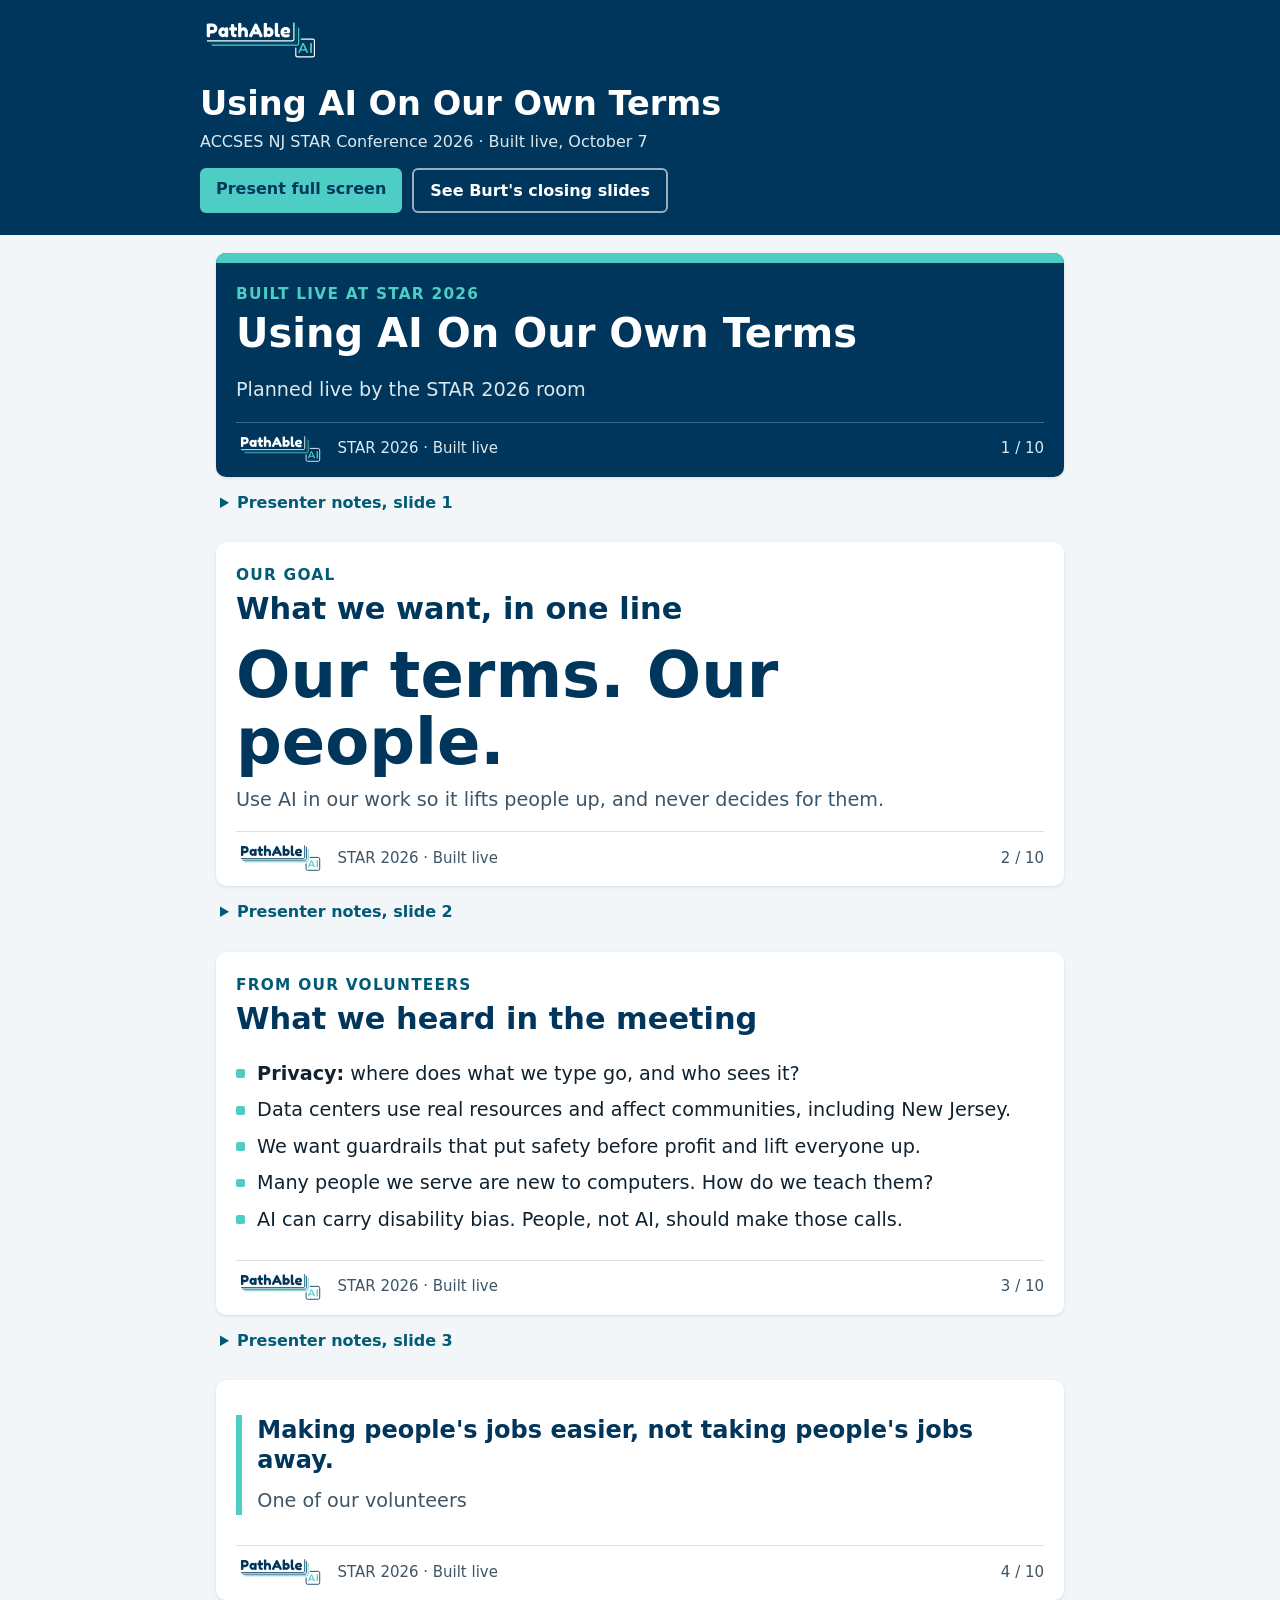
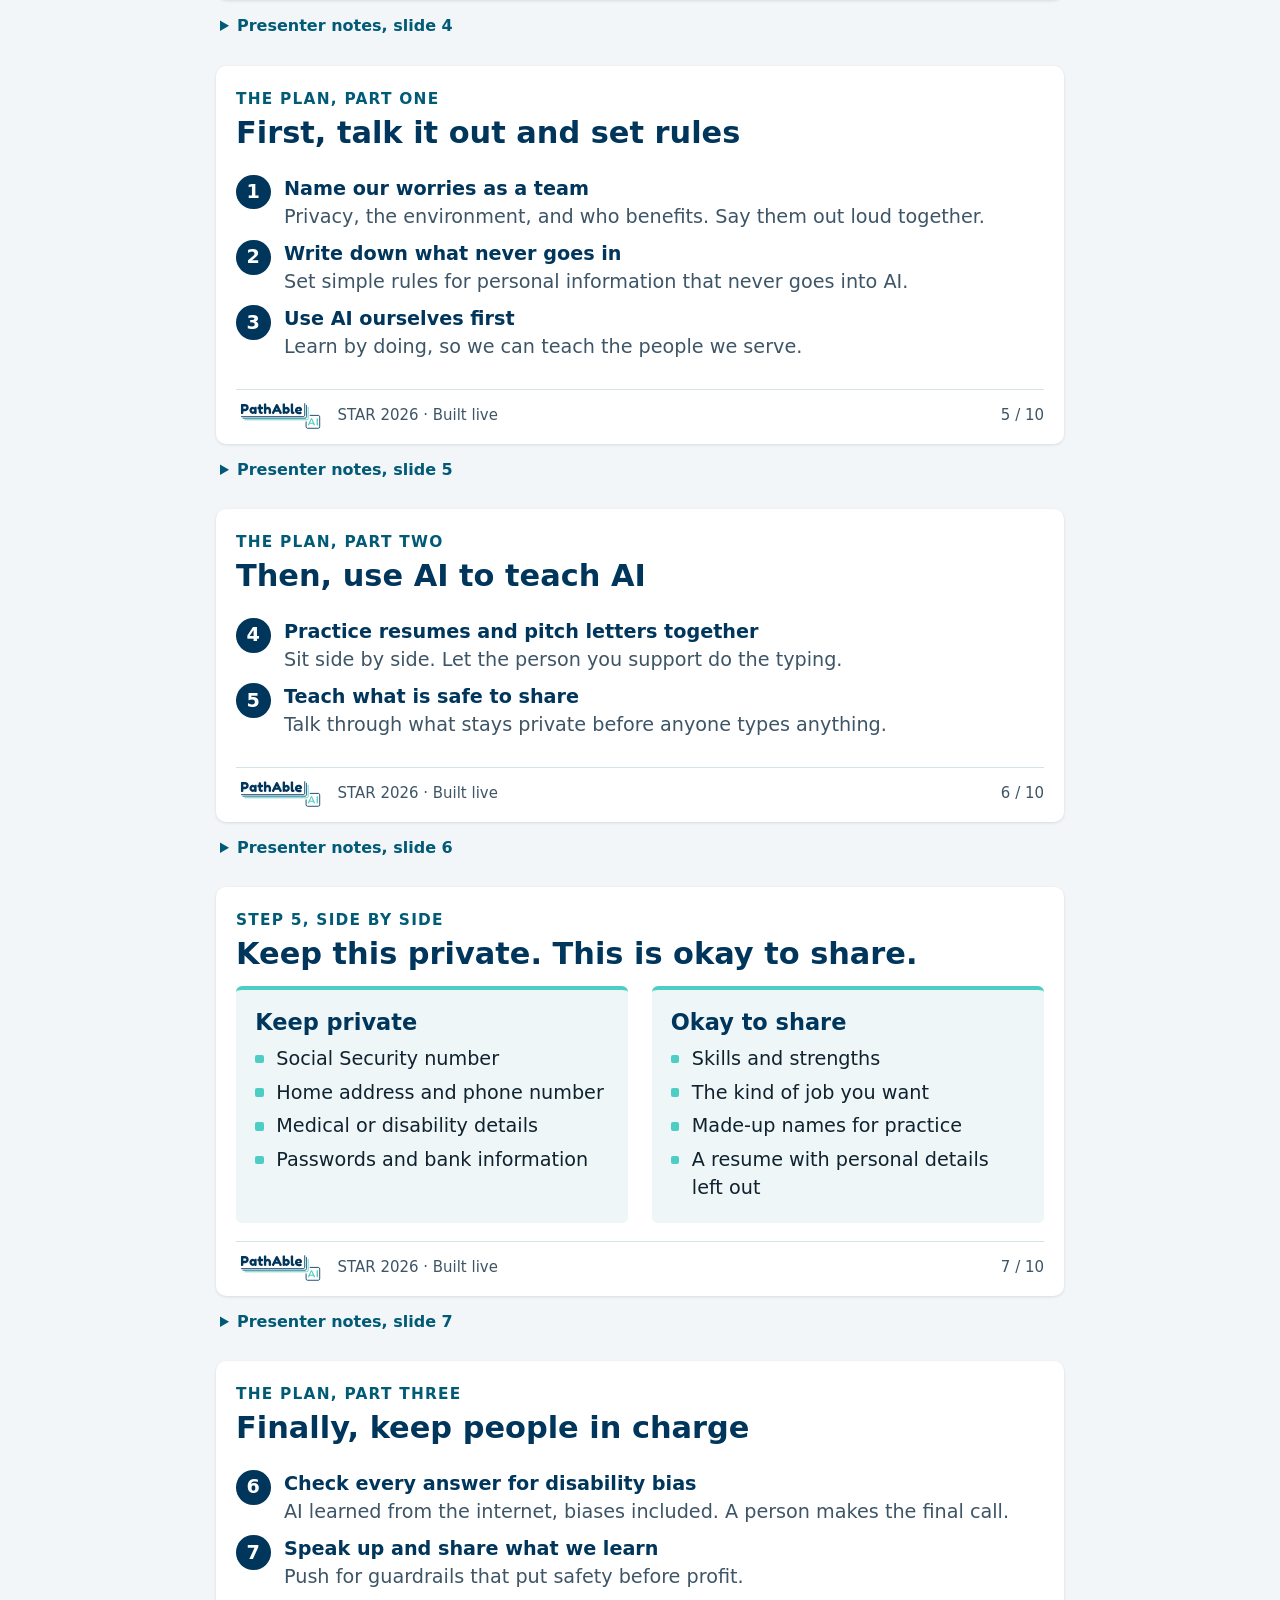
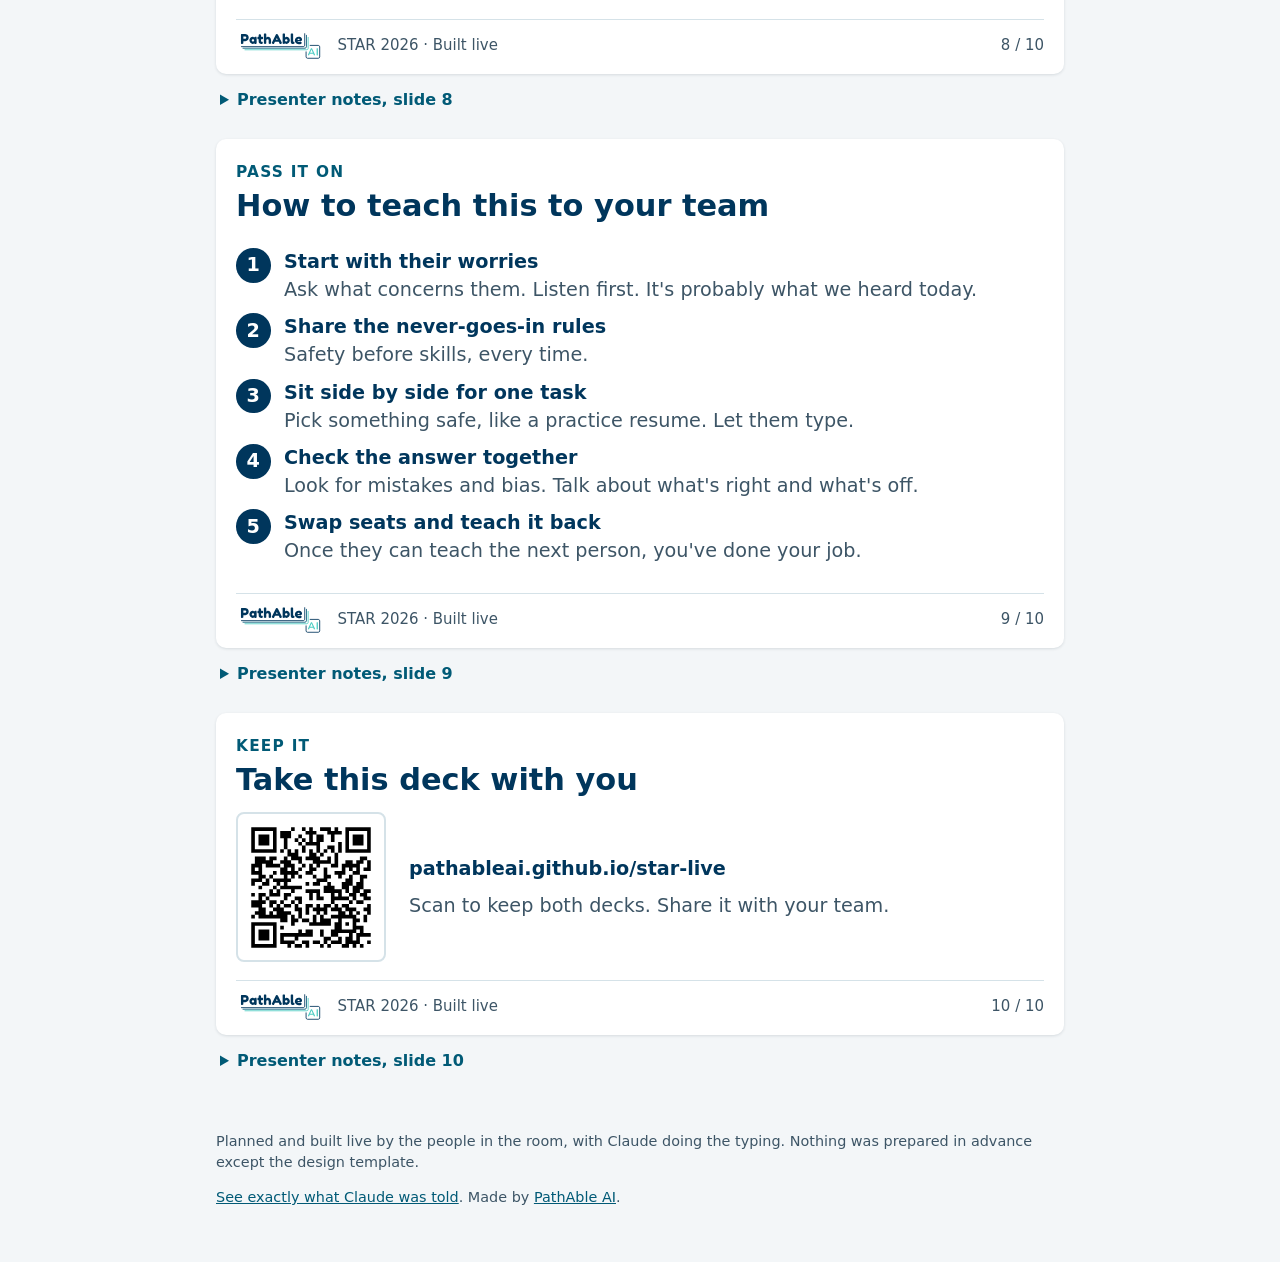
<file: docs/index.html>
<!doctype html>
<html lang="en">
<head>
<meta charset="utf-8">
<meta name="viewport" content="width=device-width, initial-scale=1">
<title>Built Live at STAR 2026 | PathAble AI</title>
<meta name="description" content="A slide deck planned and built live, in front of the room, by people and AI working together. ACCSES NJ STAR Conference 2026.">
<meta name="robots" content="noindex">
<meta name="theme-color" content="#00365c">
<link rel="icon" href="assets/favicon.svg" type="image/svg+xml">
<link rel="stylesheet" href="deck.css">
</head>
<body class="mode-read">
<a class="skip" href="#app">Skip to the slides</a>
<div id="announce" class="sr-only" aria-live="polite"></div>
<main id="app" tabindex="-1"><p class="loading">Loading the deck…</p></main>
<noscript><p class="loading">This deck needs JavaScript turned on to display.</p></noscript>
<script src="deck.js"></script>
</body>
</html>
</file>
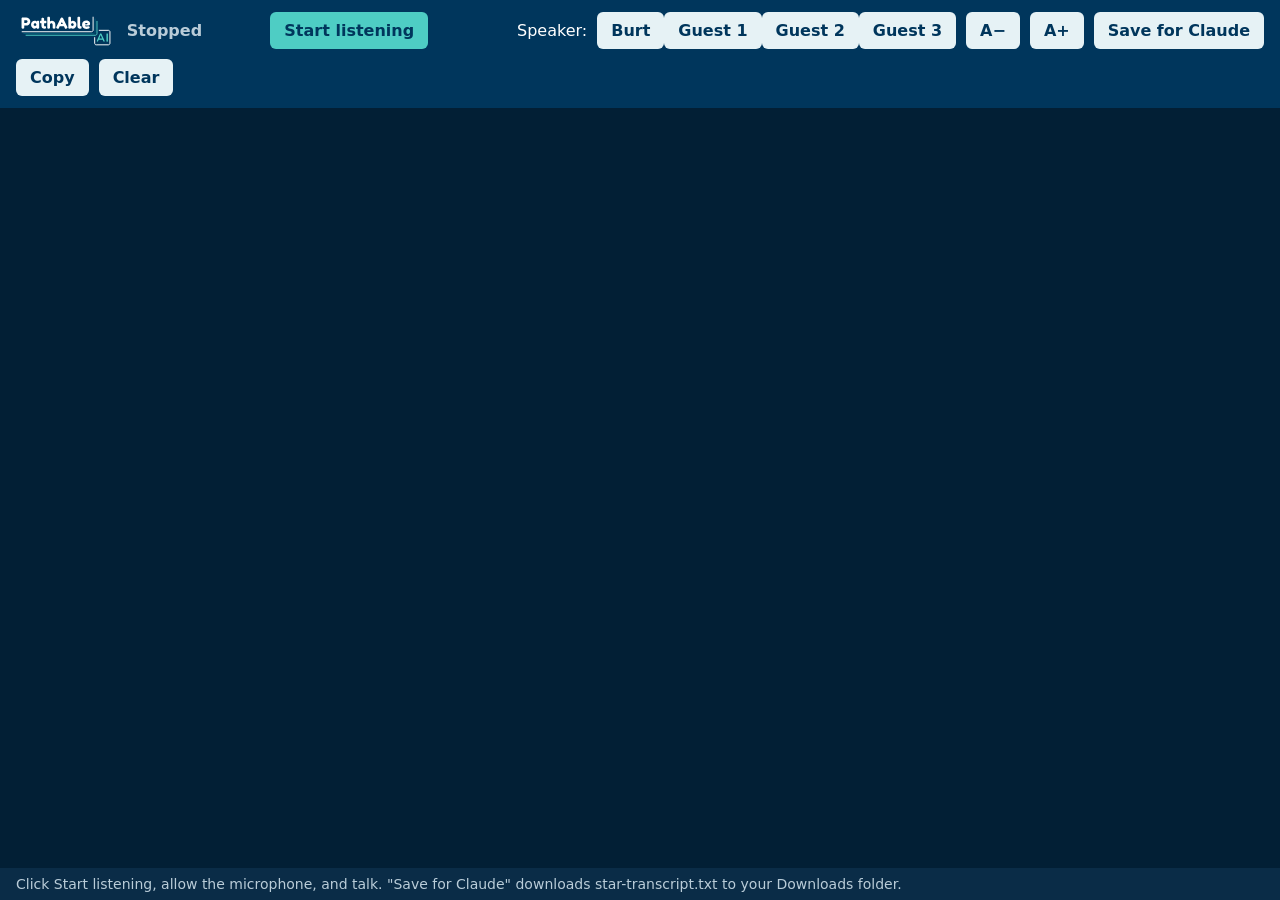
<file: docs/captions.html>
<!doctype html>
<html lang="en">
<head>
<meta charset="utf-8">
<meta name="viewport" content="width=device-width, initial-scale=1">
<title>Live Captions | PathAble AI</title>
<meta name="robots" content="noindex">
<link rel="icon" href="assets/favicon.svg" type="image/svg+xml">
<style>
  /* Live captions for the room + transcript capture for Claude.
     Uses the browser's speech recognition (Edge or Chrome, needs internet). */
  :root{--navy:#00365c;--teal:#4ecdc4;--ink:#fff;--dim:#b9ccd8;--bg:#021f35;--panel:#0a2c47}
  *{box-sizing:border-box}
  body{margin:0;background:var(--bg);color:var(--ink);font-family:"Segoe UI",system-ui,Arial,sans-serif;display:flex;flex-direction:column;height:100vh}
  header{display:flex;flex-wrap:wrap;gap:10px;align-items:center;padding:12px 16px;background:var(--navy)}
  header img{height:36px}
  header .grow{flex:1}
  button{font:inherit;font-weight:700;border:0;border-radius:6px;padding:9px 14px;cursor:pointer;background:#e6f2f5;color:var(--navy)}
  button.go{background:var(--teal);color:var(--navy)}
  button.stop{background:#ffb4a8;color:#4a0d05}
  button.who[aria-pressed="true"]{background:var(--teal)}
  :focus-visible{outline:3px solid #fff;outline-offset:2px}
  #state{font-weight:700;color:var(--dim);min-width:12ch}
  #state.on{color:var(--teal)}
  main{flex:1;overflow:auto;padding:16px 24px 8px;font-size:var(--fs,34px);line-height:1.35}
  .line{margin:0 0 .4em}
  .line .t{color:var(--dim);font-size:.45em;margin-right:.6em;vertical-align:middle}
  .line .who{color:var(--teal);font-weight:700;margin-right:.3em}
  #interim{color:var(--dim);font-style:italic}
  footer{padding:8px 16px;color:var(--dim);font-size:14px;background:var(--panel)}
  .sr-only{position:absolute;width:1px;height:1px;overflow:hidden;clip:rect(0 0 0 0)}
</style>
</head>
<body>
<header>
  <img src="assets/logo-white.svg" alt="PathAble AI">
  <span id="state" role="status">Stopped</span>
  <button id="toggle" class="go">Start listening</button>
  <span class="grow"></span>
  <span aria-hidden="true">Speaker:</span>
  <div role="group" aria-label="Who is speaking" id="whos"></div>
  <button id="smaller" aria-label="Smaller text">A−</button>
  <button id="bigger" aria-label="Bigger text">A+</button>
  <button id="save">Save for Claude</button>
  <button id="copy">Copy</button>
  <button id="clear">Clear</button>
</header>
<main id="out" aria-live="off"><p class="line" id="interim"></p></main>
<footer id="foot">Click Start listening, allow the microphone, and talk. "Save for Claude" downloads star-transcript.txt to your Downloads folder.</footer>
<script>
(function () {
  var SR = window.SpeechRecognition || window.webkitSpeechRecognition;
  var out = document.getElementById('out'), interimEl = document.getElementById('interim');
  var stateEl = document.getElementById('state'), toggle = document.getElementById('toggle'), foot = document.getElementById('foot');
  var KEY = 'star-transcript-v1';
  var lines = [], listening = false, rec = null, speaker = '', fs = 34;

  try { lines = JSON.parse(localStorage.getItem(KEY) || '[]'); } catch (e) { lines = []; }
  function persist() { try { localStorage.setItem(KEY, JSON.stringify(lines)); } catch (e) {} }

  // Speaker tags are optional; they make the transcript easier for Claude to follow.
  ['Burt', 'Guest 1', 'Guest 2', 'Guest 3'].forEach(function (name) {
    var b = document.createElement('button');
    b.className = 'who'; b.textContent = name; b.setAttribute('aria-pressed', 'false');
    b.onclick = function () {
      speaker = speaker === name ? '' : name;
      document.querySelectorAll('.who').forEach(function (x) { x.setAttribute('aria-pressed', String(x.textContent === speaker)); });
    };
    document.getElementById('whos').appendChild(b);
  });

  function stamp(d) { return d.toLocaleTimeString([], { hour: 'numeric', minute: '2-digit' }); }
  function addLineEl(l) {
    var p = document.createElement('p'); p.className = 'line';
    var t = document.createElement('span'); t.className = 't'; t.textContent = l.time; p.appendChild(t);
    if (l.who) { var w = document.createElement('span'); w.className = 'who'; w.textContent = l.who + ':'; p.appendChild(w); }
    p.appendChild(document.createTextNode(l.text));
    out.insertBefore(p, interimEl);
  }
  lines.forEach(addLineEl);
  function scrollEnd() { out.scrollTop = out.scrollHeight; }
  scrollEnd();

  function setState(on, msg) {
    stateEl.textContent = msg || (on ? 'Listening' : 'Stopped');
    stateEl.classList.toggle('on', on);
    toggle.textContent = on ? 'Stop listening' : 'Start listening';
    toggle.className = on ? 'stop' : 'go';
  }

  if (!SR) {
    toggle.disabled = true;
    setState(false, 'Not supported');
    foot.textContent = 'This browser has no speech recognition. Open this page in Microsoft Edge or Google Chrome.';
  } else {
    rec = new SR();
    rec.lang = 'en-US'; rec.continuous = true; rec.interimResults = true;
    rec.onresult = function (e) {
      var interim = '';
      for (var i = e.resultIndex; i < e.results.length; i++) {
        var r = e.results[i];
        if (r.isFinal) {
          var text = r[0].transcript.trim();
          if (text) { var l = { time: stamp(new Date()), who: speaker, text: text }; lines.push(l); addLineEl(l); persist(); }
        } else interim += r[0].transcript;
      }
      interimEl.textContent = interim;
      scrollEnd();
    };
    rec.onerror = function (e) {
      if (e.error === 'no-speech' || e.error === 'aborted') return;
      if (e.error === 'not-allowed' || e.error === 'service-not-allowed') { listening = false; setState(false, 'Mic blocked'); foot.textContent = 'The microphone is blocked. Click the lock icon in the address bar and allow the microphone.'; }
      else if (e.error === 'network') foot.textContent = 'Speech recognition needs internet. Check Wi-Fi or the hotspot. Retrying…';
      else foot.textContent = 'Recognition error: ' + e.error + '. Retrying…';
    };
    // Browsers end recognition after silence; restart it while we are meant to be listening.
    rec.onend = function () {
      if (listening) { try { rec.start(); } catch (err) { setTimeout(function () { if (listening) try { rec.start(); } catch (e2) {} }, 400); } }
      else setState(false);
    };
    toggle.onclick = function () {
      listening = !listening;
      if (listening) { try { rec.start(); } catch (e) {} setState(true); }
      else { rec.stop(); interimEl.textContent = ''; setState(false); }
    };
  }

  function asText() {
    return 'STAR 2026 live meeting transcript\n' + new Date().toString() + '\n\n' +
      lines.map(function (l) { return '[' + l.time + '] ' + (l.who ? l.who + ': ' : '') + l.text; }).join('\n') + '\n';
  }
  document.getElementById('save').onclick = function () {
    var a = document.createElement('a');
    a.href = URL.createObjectURL(new Blob([asText()], { type: 'text/plain' }));
    a.download = 'star-transcript.txt'; document.body.appendChild(a); a.click(); a.remove();
    foot.textContent = 'Saved ' + lines.length + ' lines to Downloads as star-transcript.txt. Tell Claude: "The transcript is saved."';
  };
  document.getElementById('copy').onclick = function () {
    navigator.clipboard.writeText(asText()).then(function () { foot.textContent = 'Copied ' + lines.length + ' lines.'; });
  };
  document.getElementById('clear').onclick = function () {
    if (!confirm('Clear the whole transcript? This cannot be undone.')) return;
    lines = []; persist(); out.querySelectorAll('.line:not(#interim)').forEach(function (p) { p.remove(); });
  };
  function size(d) { fs = Math.max(20, Math.min(72, fs + d)); document.documentElement.style.setProperty('--fs', fs + 'px'); }
  document.getElementById('bigger').onclick = function () { size(4); };
  document.getElementById('smaller').onclick = function () { size(-4); };
})();
</script>
</body>
</html>
</file>
<file: docs/deck.css>
/* PathAble brand tokens. Contrast (WCAG): navy on white 12.4:1, mid-blue on white 7.5:1,
   teal on navy 6.4:1. Teal is never used for text on white (1.9:1). */
:root{
  --navy:#00365c; --mid:#015a76; --teal:#4ecdc4;
  --ink:#10222f; --muted:#3d5566; --paper:#ffffff; --wash:#eef6f7; --page:#f3f6f8; --line:#d5e2e8;
  --font:"Segoe UI", system-ui, -apple-system, Roboto, Arial, sans-serif;
}
*{box-sizing:border-box}
html,body{margin:0}
body{background:var(--page);color:var(--ink);font-family:var(--font);line-height:1.45}
a{color:var(--mid)}
:focus-visible{outline:3px solid var(--mid);outline-offset:3px}
.sr-only{position:absolute;width:1px;height:1px;overflow:hidden;clip:rect(0 0 0 0);white-space:nowrap}
.skip{position:absolute;left:-999px;top:8px;background:var(--navy);color:#fff;padding:8px 14px;z-index:10}
.skip:focus{left:8px}
.loading{padding:40px 16px;text-align:center;color:var(--muted)}
button{font:inherit;cursor:pointer}

/* ---------- Shared slide pieces ---------- */
.slide{background:var(--paper);position:relative;display:flex;flex-direction:column;overflow:hidden}
.slide .body{flex:1;display:flex;flex-direction:column;justify-content:center}
.kicker{color:var(--mid);font-weight:700;text-transform:uppercase;letter-spacing:.08em;margin:0 0 .4em}
.slide h2{color:var(--navy);margin:0 0 .5em;line-height:1.12;font-weight:700}
.slide ul,.slide ol{margin:0;padding:0;list-style:none}
.bullets li{position:relative;padding-left:1.1em;margin:.45em 0}
.bullets li::before{content:"";position:absolute;left:0;top:.5em;width:.45em;height:.45em;border-radius:2px;background:var(--teal)}
.steps li{display:flex;gap:.7em;align-items:flex-start;margin:.5em 0}
.steps .num{flex:none;display:grid;place-items:center;width:1.8em;height:1.8em;border-radius:50%;background:var(--navy);color:#fff;font-weight:700}
.steps strong{display:block;color:var(--navy)}
.steps span:not(.num){display:block;color:var(--muted)}
.split{display:grid;grid-template-columns:1fr 1fr;gap:1.2em}
.split .col{background:var(--wash);border-top:4px solid var(--teal);padding:.8em 1em;border-radius:6px}
.split h3{margin:0 0 .3em;color:var(--navy)}
.split li{margin:.3em 0}
.big{font-weight:800;color:var(--navy);line-height:1.05;margin:0}
.caption{color:var(--muted);margin:.5em 0 0}
.quote{margin:0;border-left:6px solid var(--teal);padding-left:.8em}
.quote p{margin:0;color:var(--navy);font-weight:600;line-height:1.25}
.quote footer{margin-top:.6em;color:var(--muted)}
.qrwrap{display:flex;gap:1.2em;align-items:center}
.qrwrap img{background:#fff;padding:.3em;border:2px solid var(--line);border-radius:8px}
.qrwrap .url{font-weight:700;color:var(--navy);word-break:break-all;margin:0}
.slide .foot{display:flex;align-items:center;gap:.8em;color:var(--muted);border-top:1px solid var(--line)}
.slide .foot img{display:block}
.slide .foot .tag{flex:1}
/* Title slide: navy */
.slide.layout-title{background:var(--navy);color:#fff}
.slide.layout-title h2{color:#fff}
.slide.layout-title .kicker{color:var(--teal)}
.slide.layout-title .subtitle{color:#dbe9ef;margin:0}
.slide.layout-title .foot{border-top-color:rgba(255,255,255,.25);color:#dbe9ef}
.slide.layout-title::after{content:"";position:absolute;left:0;right:0;top:0;height:10px;background:var(--teal)}

/* ---------- Read mode (phones, laptops, the public link) ---------- */
.mode-read .top{background:var(--navy);color:#fff;padding:18px 16px 22px}
.mode-read .top .inner,.mode-read .deckwrap,.mode-read .pagefoot{max-width:880px;margin:0 auto}
.mode-read .top img{height:44px;width:auto}
.mode-read .top h1{font-size:clamp(1.4rem,4.5vw,2.1rem);margin:.5em 0 .2em;line-height:1.15}
.mode-read .top p{margin:0;color:#dbe9ef}
.mode-read .actions{display:flex;gap:10px;flex-wrap:wrap;margin-top:14px}
.btn{background:var(--teal);color:var(--navy);border:0;border-radius:6px;padding:9px 16px;font-weight:700;text-decoration:none;display:inline-block}
.btn.ghost{background:transparent;color:#fff;border:2px solid rgba(255,255,255,.6)}
.mode-read .deckwrap{padding:18px 16px 8px}
.mode-read .slide{border-radius:10px;box-shadow:0 1px 3px rgba(0,30,50,.12);margin:0 0 18px;padding:22px 20px 12px;min-height:220px;font-size:clamp(1rem,2.6vw,1.2rem)}
.mode-read .slide h2{font-size:clamp(1.3rem,4.2vw,1.9rem)}
.mode-read .slide .kicker{font-size:.8em}
.mode-read .slide.layout-title{padding-top:30px}
.mode-read .slide.layout-title h2{font-size:clamp(1.6rem,5.5vw,2.5rem)}
.mode-read .big{font-size:clamp(2.2rem,9vw,4rem)}
.mode-read .quote p{font-size:1.25em}
.mode-read .qrwrap img{width:150px;height:150px}
.mode-read .slide .foot{font-size:.78em;margin-top:18px;padding-top:10px}
.mode-read .slide .foot img{height:32px;width:auto}
.mode-read details.notes{margin:-10px 0 22px;padding:0 4px}
.mode-read details.notes summary{color:var(--mid);font-weight:600;cursor:pointer;padding:6px 0}
.mode-read details.notes p{margin:.4em 0 0;color:var(--muted);white-space:pre-line}
.mode-read .pagefoot{padding:8px 16px 40px;color:var(--muted);font-size:.9rem}
@media (max-width:620px){ .split{grid-template-columns:1fr} .qrwrap{flex-direction:column;align-items:flex-start} .presentonly{display:none} }

/* Waiting / building state */
.waiting{max-width:680px;margin:0 auto;padding:40px 16px;text-align:center}
.waiting img{height:52px;width:auto}
.waiting h1{color:var(--navy);font-size:clamp(1.6rem,6vw,2.4rem);margin:.6em 0 .3em;line-height:1.15}
.waiting .status{display:inline-flex;align-items:center;gap:10px;background:var(--navy);color:#fff;border-radius:999px;padding:10px 18px;font-weight:600;margin:10px 0 18px}
.dot{width:12px;height:12px;border-radius:50%;background:var(--teal);animation:pulse 1.4s ease-in-out infinite}
@keyframes pulse{50%{opacity:.25;transform:scale(.7)}}
.waiting .steps-done{text-align:left;display:inline-block;margin:0 auto;padding:0;list-style:none}
.waiting .steps-done li{margin:.35em 0}
.waiting .meta{color:var(--muted)}
@media (prefers-reduced-motion:reduce){ .dot{animation:none} }

/* ---------- Present mode (projector, 1600x900 stage scaled to fit) ---------- */
.mode-present{background:#0b1a24;overflow:hidden;height:100vh}
.mode-present .stage{position:absolute;left:50%;top:50%;width:1600px;height:900px;transform-origin:center center}
.mode-present .slide{position:absolute;inset:0;padding:60px 90px 30px;font-size:36px;display:none}
.mode-present .slide.on{display:flex}
.mode-present .slide h2{font-size:62px}
.mode-present .split li,.mode-print .split li{font-size:31px}
.mode-present .steps li,.mode-print .steps li{margin:.28em 0}
.mode-present .steps span:not(.num),.mode-print .steps span:not(.num){font-size:29px}
.mode-present .slide .kicker{font-size:26px}
.mode-present .slide.layout-title{padding:110px 110px 40px}
.mode-present .slide.layout-title h2{font-size:92px;max-width:1300px}
.mode-present .slide.layout-title .subtitle{font-size:40px}
.mode-present .big{font-size:150px}
.mode-present .quote p{font-size:64px}
.mode-present .qrwrap img{width:500px;height:500px}
.mode-present .qrwrap .url{font-size:48px}
.mode-present .slide .foot{font-size:22px;padding-top:12px;margin-top:14px}
.mode-present .slide .foot img{height:56px;width:auto}
.mode-present .notesbar{position:fixed;left:0;right:0;bottom:0;max-height:38vh;overflow:auto;background:rgba(0,20,34,.94);color:#fff;font-size:22px;padding:14px 22px;white-space:pre-line;display:none}
.mode-present.shownotes .notesbar{display:block}
.mode-present .hint{position:fixed;right:12px;bottom:10px;color:#9fb6c4;font-size:13px;transition:opacity .6s}
.mode-present .hint.gone{opacity:0}

/* ---------- Speaker window ---------- */
.mode-speaker{background:#0b1a24;color:#fff;padding:16px}
.mode-speaker .row{display:flex;gap:12px;align-items:center;flex-wrap:wrap}
.mode-speaker .clock{font-size:34px;font-weight:700;color:var(--teal);font-variant-numeric:tabular-nums}
.mode-speaker h1{font-size:30px;margin:.4em 0 .2em}
.mode-speaker .next{color:#9fb6c4}
.mode-speaker .spnotes{font-size:26px;line-height:1.45;white-space:pre-line;background:#12293a;border-radius:8px;padding:16px;margin-top:12px}
.mode-speaker button{background:var(--teal);color:var(--navy);border:0;border-radius:6px;padding:10px 18px;font-weight:700}

/* ---------- Print (backup PDF, one 16:9 page per slide) ---------- */
@page{size:16in 9in;margin:0}
.mode-print{background:#fff}
.mode-print .stage{width:1536px}
.mode-print .slide{width:1536px;height:864px;padding:58px 86px 28px;font-size:35px;break-after:page;print-color-adjust:exact;-webkit-print-color-adjust:exact}
.mode-print .slide h2{font-size:60px}
.mode-print .slide .kicker{font-size:25px}
.mode-print .slide.layout-title{padding:104px 104px 38px}
.mode-print .slide.layout-title h2{font-size:88px;max-width:1250px}
.mode-print .slide.layout-title .subtitle{font-size:38px}
.mode-print .big{font-size:140px}
.mode-print .quote p{font-size:54px}
.mode-print .qrwrap img{width:480px;height:480px}
.mode-print .qrwrap .url{font-size:46px}
.mode-print .slide .foot{font-size:21px;padding-top:14px;margin-top:18px}
.mode-print .slide .foot img{height:54px;width:auto}
</file>
